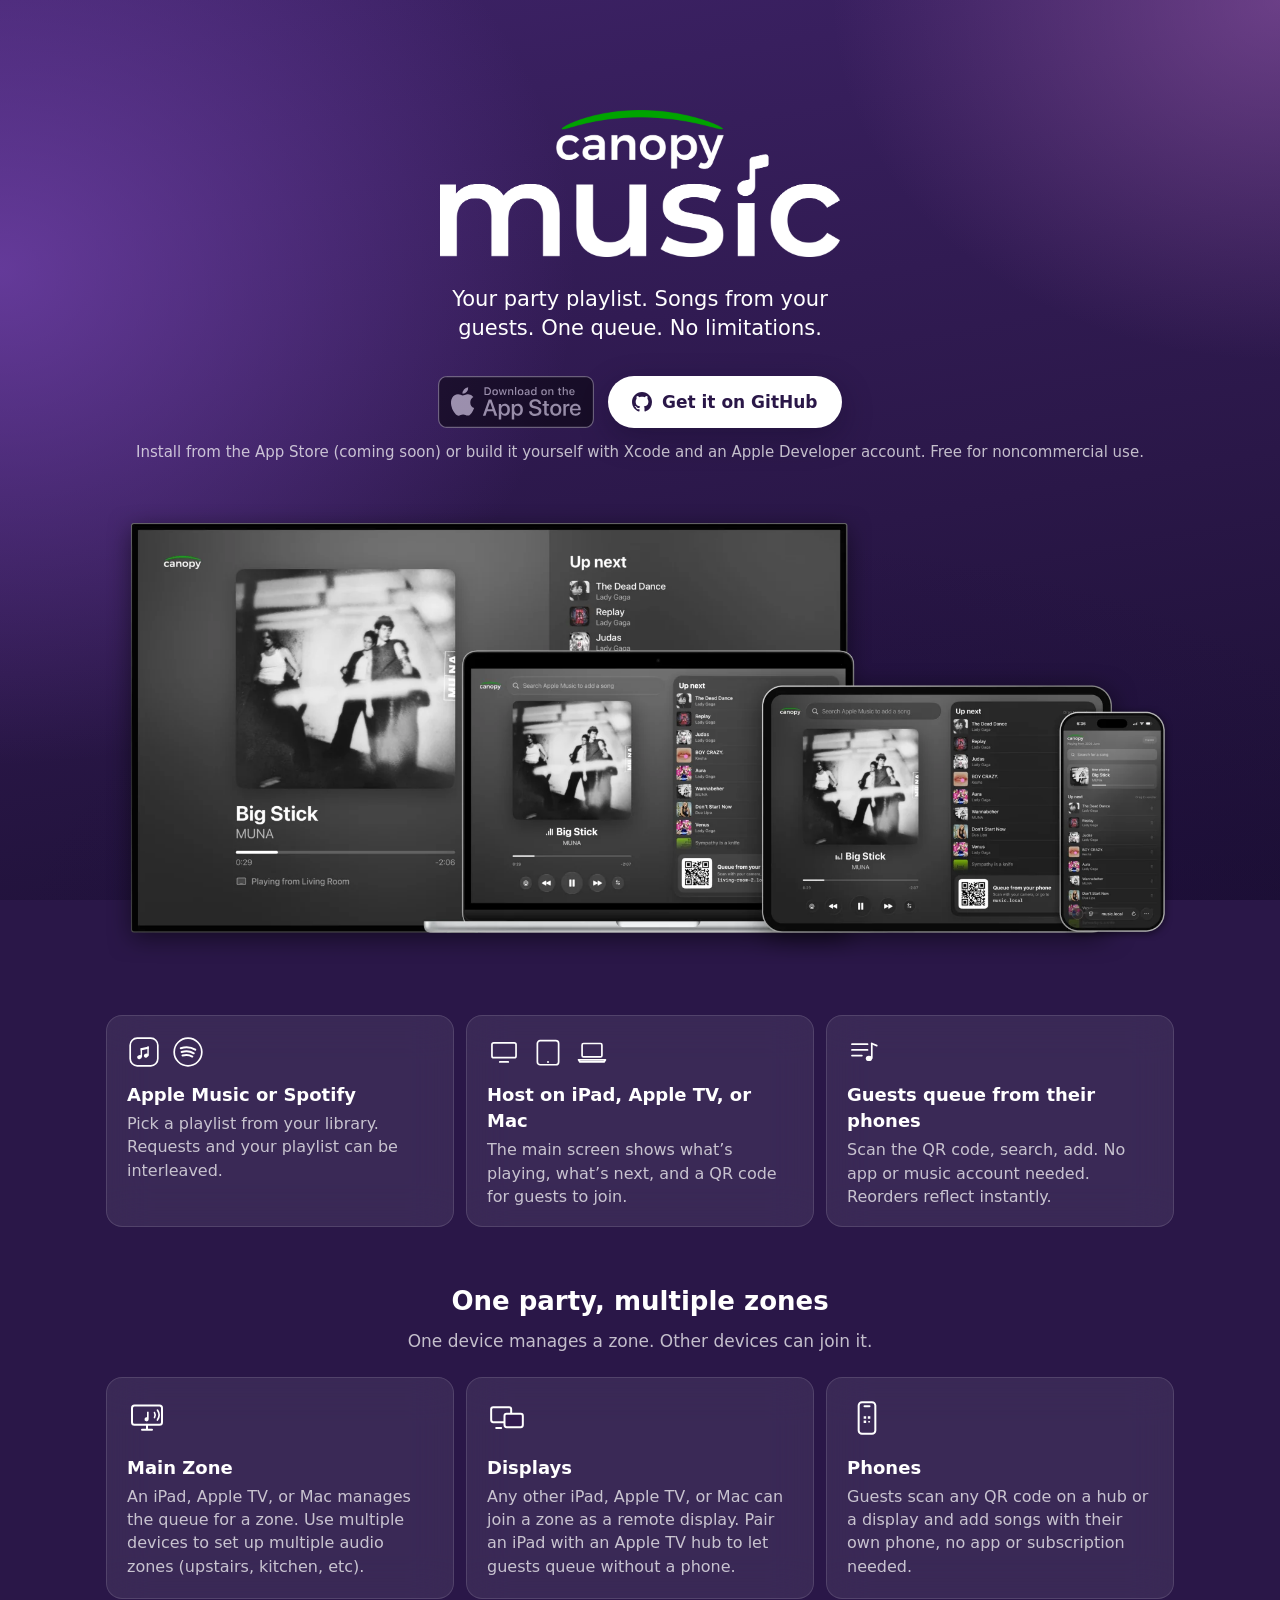
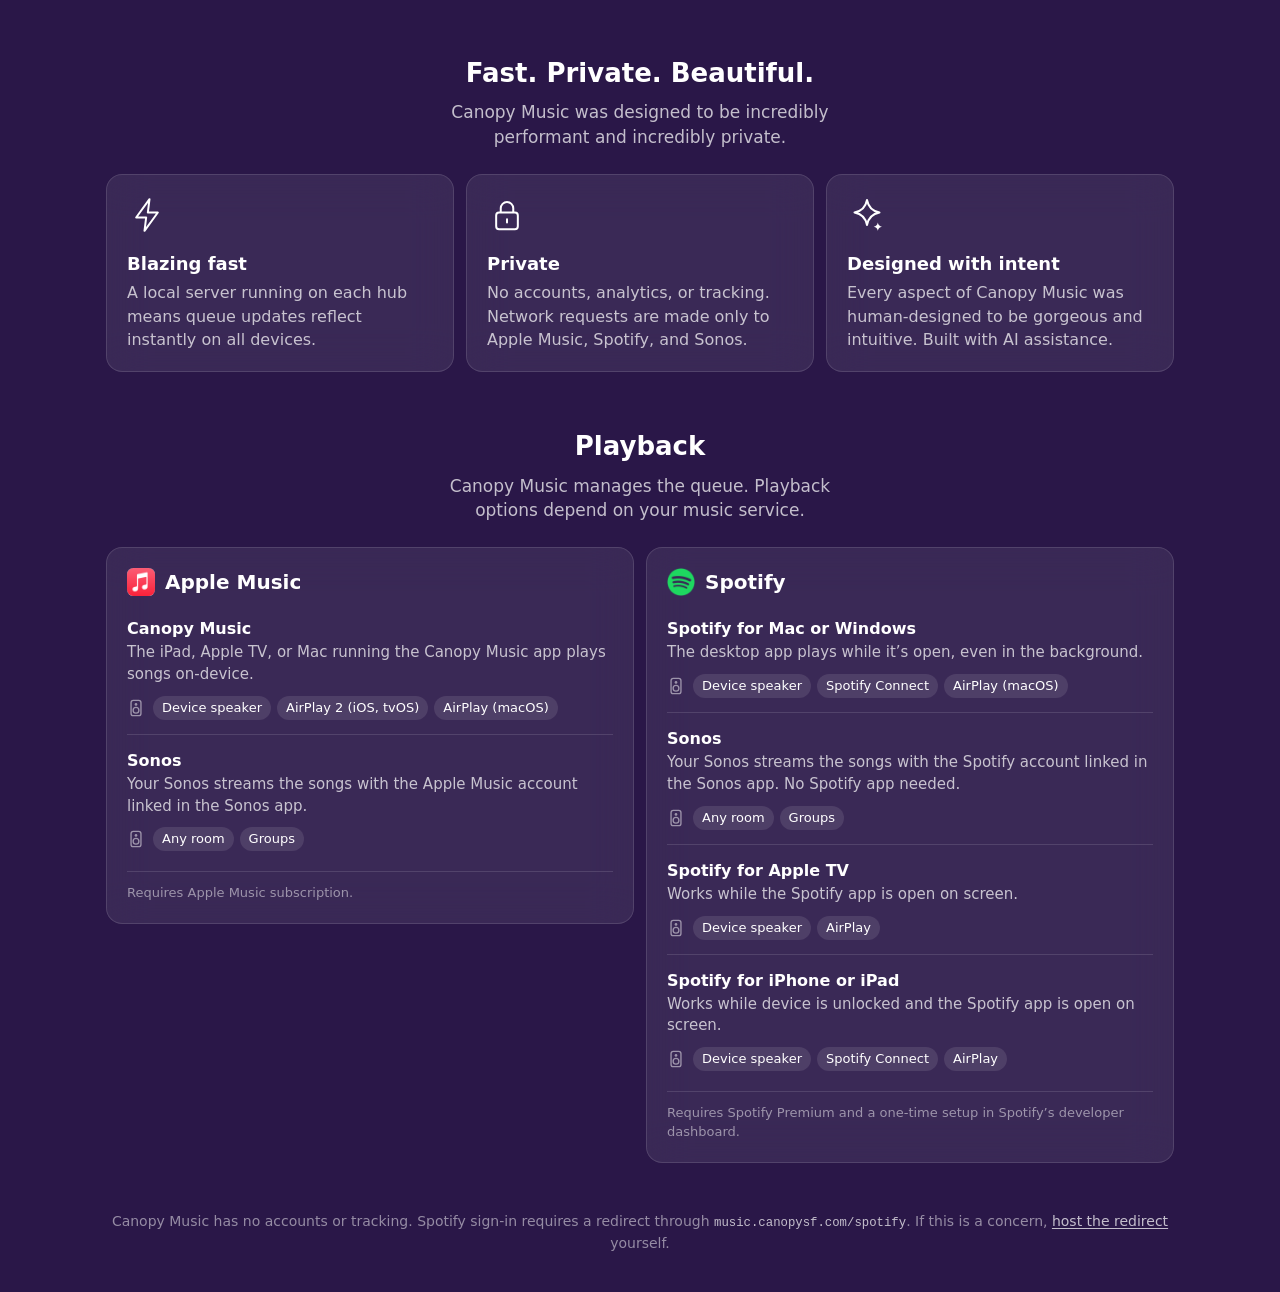
<file: index.html>
<!doctype html>
<html lang="en">
<head>
<meta charset="utf-8">
<meta http-equiv="Content-Security-Policy" content="default-src 'none'; style-src 'self'; img-src 'self'; base-uri 'none'; form-action 'none'">
<meta name="viewport" content="width=device-width, initial-scale=1, viewport-fit=cover">
<title>Canopy Music</title>
<meta name="description" content="Your music. Your friends’ music. One queue. No limitations.">
<meta property="og:type" content="website">
<meta property="og:site_name" content="Canopy Music">
<meta property="og:url" content="https://music.canopysf.com/">
<meta property="og:title" content="Canopy Music">
<meta property="og:description" content="Your music. Your friends’ music. One queue. No limitations.">
<meta property="og:image" content="https://music.canopysf.com/og.jpg">
<meta property="og:image:type" content="image/jpeg">
<meta property="og:image:width" content="1200">
<meta property="og:image:height" content="717">
<meta property="og:image:alt" content="Canopy Music on an Apple TV, a MacBook, an iPad, and an iPhone, with the app icon.">
<meta name="twitter:card" content="summary_large_image">
<meta name="twitter:title" content="Canopy Music">
<meta name="twitter:description" content="Your music. Your friends’ music. One queue. No limitations.">
<meta name="twitter:image" content="https://music.canopysf.com/og.jpg">
<meta name="twitter:image:alt" content="Canopy Music on an Apple TV, a MacBook, an iPad, and an iPhone, with the app icon.">
<meta name="theme-color" content="#2a1748">
<link rel="icon" type="image/png" href="favicon.png">
<link rel="apple-touch-icon" href="apple-touch-icon.png">
<link rel="stylesheet" href="site.css">
</head>
<body>
<div class="backdrop" aria-hidden="true"></div>
<main class="page">
  <header class="hero">
    <h1><img class="logo" src="logo-music.png" width="1200" height="441" alt="Canopy Music"></h1>
    <p class="lede">Your party playlist. Songs from your guests. One queue. No limitations.</p>
    <div class="ctas">
      <img class="store-badge" src="app-store-badge.svg" width="120" height="40" alt="Download on the App Store">
      <a class="cta" href="https://github.com/narenh/canopy-music">
        <svg viewBox="0 0 16 16" aria-hidden="true"><path fill="currentColor" d="M8 0C3.58 0 0 3.58 0 8c0 3.54 2.29 6.53 5.47 7.59.4.07.55-.17.55-.38 0-.19-.01-.82-.01-1.49-2.01.37-2.53-.49-2.69-.94-.09-.23-.48-.94-.82-1.13-.28-.15-.68-.52-.01-.53.63-.01 1.08.58 1.23.82.72 1.21 1.87.87 2.33.66.07-.52.28-.87.51-1.07-1.78-.2-3.64-.89-3.64-3.95 0-.87.31-1.59.82-2.15-.08-.2-.36-1.02.08-2.12 0 0 .67-.21 2.2.82.64-.18 1.32-.27 2-.27.68 0 1.36.09 2 .27 1.53-1.04 2.2-.82 2.2-.82.44 1.1.16 1.92.08 2.12.51.56.82 1.27.82 2.15 0 3.07-1.87 3.75-3.65 3.95.29.25.54.73.54 1.48 0 1.07-.01 1.93-.01 2.2 0 .21.15.46.55.38A8.013 8.013 0 0016 8c0-4.42-3.58-8-8-8z"/></svg>
        Get it on GitHub
      </a>
    </div>
    <p class="cta-note">Install from the App Store (coming soon) or build it yourself with Xcode and an Apple Developer account. Free for noncommercial use.</p>
  </header>

  <img class="devices" src="devices-1760.webp" srcset="devices-1760.webp 1760w, devices-2400.webp 2400w" sizes="min(1100px, 100vw - 32px)" width="1760" height="763" alt="Canopy Music playing Big Stick by MUNA on an Apple TV, a MacBook, an iPad, and an iPhone, each showing the same Up next list.">

  <ul class="points">
    <li>
      <div class="glyphs" aria-hidden="true"><svg viewBox="0 0 48 48"><rect x="4.5" y="4.5" width="39" height="39" rx="10" fill="none" stroke="currentColor" stroke-width="2.4"/><g transform="translate(24 24) scale(0.56) translate(-25 -23.5)"><path d="M16.5 14 37 9.5v5.6l-20.5 4.5z" fill="currentColor"/><rect x="16.5" y="14" width="3.6" height="22" fill="currentColor"/><rect x="33.4" y="9.5" width="3.6" height="23.4" fill="currentColor"/><ellipse cx="13.6" cy="36.4" rx="6" ry="4.8" transform="rotate(-18 13.6 36.4)" fill="currentColor"/><ellipse cx="30.4" cy="32.6" rx="6" ry="4.8" transform="rotate(-18 30.4 32.6)" fill="currentColor"/></g></svg><svg viewBox="0 0 48 48"><circle cx="24" cy="24" r="19.5" fill="none" stroke="currentColor" stroke-width="2.4"/><g transform="translate(24 24) scale(0.62) translate(-23.5 -25)"><path d="M7 16.5c10.8-3.2 23.6-2.3 33 3.3M9 25c9.2-2.6 20-1.7 27.6 2.9M11 33c7.4-2 16-1.3 22.3 2.3" fill="none" stroke="currentColor" stroke-width="4.6" stroke-linecap="round"/></g></svg></div>
      <h2>Apple Music or Spotify</h2>
      <p>Pick a playlist from your library. Requests and your playlist can be interleaved.</p>
    </li>
    <li>
      <div class="glyphs" aria-hidden="true"><svg viewBox="0 0 48 48"><rect x="7" y="11" width="34" height="21" rx="2.5" fill="none" stroke="currentColor" stroke-width="2.4"/><path d="M18 38h12" stroke="currentColor" stroke-width="2.4" stroke-linecap="round"/></svg><svg viewBox="0 0 48 48"><rect x="9" y="8" width="30" height="34" rx="4" fill="none" stroke="currentColor" stroke-width="2.4"/><circle cx="24" cy="38" r="1.4" fill="currentColor"/></svg><svg viewBox="0 0 48 48"><rect x="10" y="12" width="28" height="19" rx="2" fill="none" stroke="currentColor" stroke-width="2.4"/><path d="M5 35h38l-2 3H7z" fill="none" stroke="currentColor" stroke-width="2.4" stroke-linejoin="round"/></svg></div>
      <h2>Host on iPad, Apple&nbsp;TV, or Mac</h2>
      <p>The main screen shows what’s playing, what’s next, and a QR code for guests to join.</p>
    </li>
    <li>
      <div class="glyphs" aria-hidden="true"><svg viewBox="0 0 48 48"><path d="M7 13h22M7 21h22M7 29h14" stroke="currentColor" stroke-width="2.4" stroke-linecap="round"/><path d="M35 12v20.5" stroke="currentColor" stroke-width="2.4" stroke-linecap="round"/><path d="M35 12l7 3" stroke="currentColor" stroke-width="2.4" stroke-linecap="round"/><ellipse cx="31" cy="33" rx="4.5" ry="3.6" fill="currentColor"/></svg></div>
      <h2>Guests queue from their phones</h2>
      <p>Scan the QR code, search, add. No app or music account needed. Reorders reflect instantly.</p>
    </li>
  </ul>

  <section class="where" aria-labelledby="screens-title">
    <h2 id="screens-title">One party, multiple zones</h2>
    <p class="where-lede">One device manages a zone. Other devices can join it.</p>

    <ol class="roles">
      <li class="role">
        <svg class="role-icon" viewBox="0 0 48 48" aria-hidden="true"><rect x="6" y="9" width="36" height="23" rx="3" fill="none" stroke="currentColor" stroke-width="2.4"/><path d="M18 38h12M24 32v6" stroke="currentColor" stroke-width="2.4" stroke-linecap="round"/><path d="M33 17.5a6 6 0 0 1 0 6M36.5 14.5a10.5 10.5 0 0 1 0 12" fill="none" stroke="currentColor" stroke-width="2" stroke-linecap="round"/><path d="M26 16.5v9a2.5 2.5 0 1 1-2-2.4V16.5z" fill="currentColor"/></svg>
        <h3>Main Zone</h3>
        <p>An iPad, Apple&nbsp;TV, or Mac manages the queue for a zone. Use multiple devices to set up multiple audio zones (upstairs, kitchen, etc).</p>
      </li>
      <li class="role">
        <svg class="role-icon" viewBox="0 0 48 48" aria-hidden="true"><rect x="5" y="11" width="24" height="18" rx="2.5" fill="none" stroke="currentColor" stroke-width="2.4"/><rect class="cutout" x="21" y="19" width="22" height="16" rx="2.5" stroke="currentColor" stroke-width="2.4"/><path d="M17 36h-6" stroke="currentColor" stroke-width="2.4" stroke-linecap="round"/></svg>
        <h3>Displays</h3>
        <p>Any other iPad, Apple&nbsp;TV, or Mac can join a zone as a remote display. Pair an iPad with an Apple&nbsp;TV hub to let guests queue without a phone.</p>
      </li>
      <li class="role">
        <svg class="role-icon" viewBox="0 0 48 48" aria-hidden="true"><rect x="14" y="5" width="20" height="38" rx="4" fill="none" stroke="currentColor" stroke-width="2.4"/><path d="M21 10h6" stroke="currentColor" stroke-width="2.4" stroke-linecap="round"/><path d="M20 22h3v3h-3zM25 22h3v3h-3zM20 27h3v3h-3zM25.5 27.5h2v2h-2z" fill="currentColor"/></svg>
        <h3>Phones</h3>
        <p>Guests scan any QR code on a hub or a display and add songs with their own phone, no app or subscription needed.</p>
      </li>
    </ol>
  </section>

  <section class="where" aria-labelledby="values-title">
    <h2 id="values-title">Fast. Private. Beautiful.</h2>
    <p class="where-lede">Canopy Music was designed to be incredibly performant and incredibly private.</p>

    <ol class="roles">
          <li class="role">
        <svg class="role-icon" viewBox="0 0 48 48" aria-hidden="true"><path d="M27 5 11 27h12l-2 16 16-22H25z" fill="none" stroke="currentColor" stroke-width="2.4" stroke-linejoin="round"/></svg>
        <h3>Blazing fast</h3>
        <p>A local server running on each hub means queue updates reflect instantly on all devices.</p>
      </li>
      <li class="role">
        <svg class="role-icon" viewBox="0 0 48 48" aria-hidden="true"><rect x="11" y="21" width="26" height="20" rx="3.5" fill="none" stroke="currentColor" stroke-width="2.4"/><path d="M16.5 21v-5a7.5 7.5 0 0 1 15 0v5" fill="none" stroke="currentColor" stroke-width="2.4"/><path d="M24 29v4" stroke="currentColor" stroke-width="2.4" stroke-linecap="round"/></svg>
        <h3>Private</h3>
        <p>No accounts, analytics, or tracking. Network requests are made only to Apple Music, Spotify, and Sonos.</p>
      </li>
      <li class="role">
        <svg class="role-icon" viewBox="0 0 48 48" aria-hidden="true"><path d="M24 6c1.6 8.6 6.4 13.4 15 15-8.6 1.6-13.4 6.4-15 15-1.6-8.6-6.4-13.4-15-15 8.6-1.6 13.4-6.4 15-15z" fill="none" stroke="currentColor" stroke-width="2.4" stroke-linejoin="round"/><path d="M37 33c.6 3 2 4.4 5 5-3 .6-4.4 2-5 5-.6-3-2-4.4-5-5 3-.6 4.4-2 5-5z" fill="currentColor"/></svg>
        <h3>Designed with intent</h3>
        <p>Every aspect of Canopy Music was human-designed to be gorgeous and intuitive. Built with AI assistance.</p>
      </li>
    </ol>
  </section>

  <section class="where" aria-labelledby="where-title">
    <h2 id="where-title">Playback</h2>
    <p class="where-lede">Canopy Music manages the queue. Playback options depend on your music service.</p>

    <div class="services">
      <article class="service">
        <h3><img class="svc-logo am" src="apple-music.png" width="28" height="28" alt="">Apple Music</h3>
        <dl>
          <div class="way">
            <dt>Canopy Music</dt>
            <dd>The iPad, Apple TV, or Mac running the Canopy Music app plays songs on-device.</dd>
            <dd class="outs"><svg class="spk" viewBox="0 0 20 20" aria-hidden="true"><rect x="4.5" y="1.5" width="11" height="17" rx="2.5" fill="none" stroke="currentColor" stroke-width="1.5"/><circle cx="10" cy="6" r="1.5" fill="currentColor"/><circle cx="10" cy="12.5" r="3.2" fill="none" stroke="currentColor" stroke-width="1.5"/></svg><span>Device speaker</span><span>AirPlay 2 (iOS, tvOS)</span><span>AirPlay (macOS)</span></dd>
          </div>
          <div class="way">
            <dt>Sonos</dt>
            <dd>Your Sonos streams the songs with the Apple Music account linked in the Sonos app.</dd>
            <dd class="outs"><svg class="spk" viewBox="0 0 20 20" aria-hidden="true"><rect x="4.5" y="1.5" width="11" height="17" rx="2.5" fill="none" stroke="currentColor" stroke-width="1.5"/><circle cx="10" cy="6" r="1.5" fill="currentColor"/><circle cx="10" cy="12.5" r="3.2" fill="none" stroke="currentColor" stroke-width="1.5"/></svg><span>Any room</span><span>Groups</span></dd>
          </div>
        </dl>
        <p class="fine">Requires Apple Music subscription.</p>
      </article>

      <article class="service">
        <h3><img class="svc-logo" src="spotify.png" width="28" height="28" alt="">Spotify</h3>
        <dl>
          <div class="way">
            <dt>Spotify for Mac or Windows</dt>
            <dd>The desktop app plays while it’s open, even in the background.</dd>
            <dd class="outs"><svg class="spk" viewBox="0 0 20 20" aria-hidden="true"><rect x="4.5" y="1.5" width="11" height="17" rx="2.5" fill="none" stroke="currentColor" stroke-width="1.5"/><circle cx="10" cy="6" r="1.5" fill="currentColor"/><circle cx="10" cy="12.5" r="3.2" fill="none" stroke="currentColor" stroke-width="1.5"/></svg><span>Device speaker</span><span>Spotify Connect</span><span>AirPlay (macOS)</span></dd>
          </div>
          <div class="way">
            <dt>Sonos</dt>
            <dd>Your Sonos streams the songs with the Spotify account linked in the Sonos app. No Spotify app needed.</dd>
            <dd class="outs"><svg class="spk" viewBox="0 0 20 20" aria-hidden="true"><rect x="4.5" y="1.5" width="11" height="17" rx="2.5" fill="none" stroke="currentColor" stroke-width="1.5"/><circle cx="10" cy="6" r="1.5" fill="currentColor"/><circle cx="10" cy="12.5" r="3.2" fill="none" stroke="currentColor" stroke-width="1.5"/></svg><span>Any room</span><span>Groups</span></dd>
          </div>
          <div class="way">
            <dt>Spotify for Apple&nbsp;TV</dt>
            <dd>Works while the Spotify app is open on screen.</dd>
            <dd class="outs"><svg class="spk" viewBox="0 0 20 20" aria-hidden="true"><rect x="4.5" y="1.5" width="11" height="17" rx="2.5" fill="none" stroke="currentColor" stroke-width="1.5"/><circle cx="10" cy="6" r="1.5" fill="currentColor"/><circle cx="10" cy="12.5" r="3.2" fill="none" stroke="currentColor" stroke-width="1.5"/></svg><span>Device speaker</span><span>AirPlay</span></dd>
          </div>
          <div class="way">
            <dt>Spotify for iPhone or iPad</dt>
            <dd>Works while device is unlocked and the Spotify app is open on screen.</dd>
            <dd class="outs"><svg class="spk" viewBox="0 0 20 20" aria-hidden="true"><rect x="4.5" y="1.5" width="11" height="17" rx="2.5" fill="none" stroke="currentColor" stroke-width="1.5"/><circle cx="10" cy="6" r="1.5" fill="currentColor"/><circle cx="10" cy="12.5" r="3.2" fill="none" stroke="currentColor" stroke-width="1.5"/></svg><span>Device speaker</span><span>Spotify Connect</span><span>AirPlay</span></dd>
          </div>
        </dl>
        <p class="fine">Requires Spotify Premium and a one-time setup in Spotify’s developer dashboard.</p>
      </article>
    </div>
  </section>

  <footer class="foot">
    <p>Canopy Music has no accounts or tracking. Spotify sign&#8209;in requires a redirect through <span class="mono">music.canopysf.com/spotify</span>. If this is a concern, <a href="https://github.com/narenh/canopy-music-relay">host the redirect</a> yourself.</p>
  </footer>
</main>
</body>
</html>
</file>
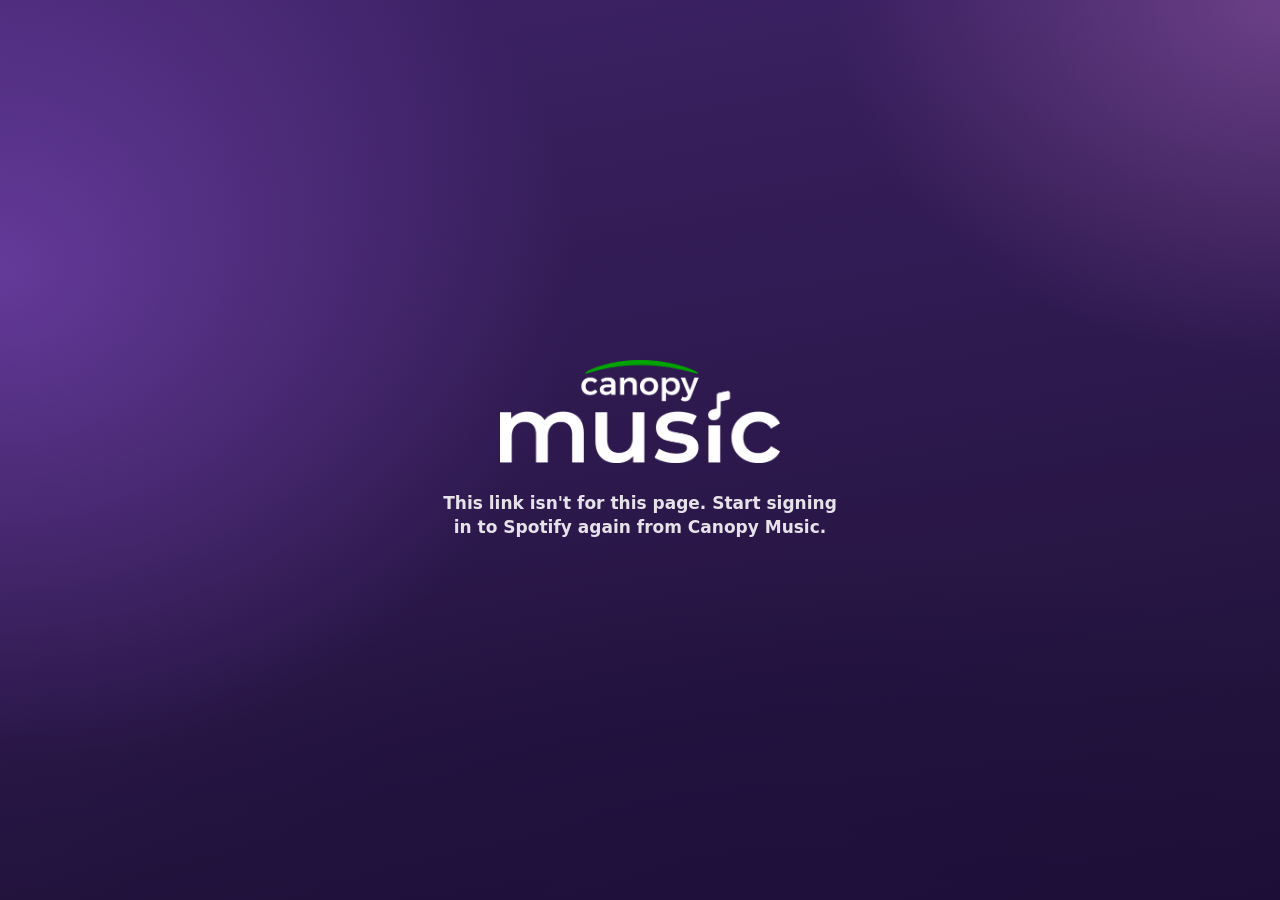
<file: spotify.html>
<!doctype html>
<html lang="en">
<head>
<meta charset="utf-8">
<meta http-equiv="Content-Security-Policy" content="default-src 'none'; script-src 'self'; style-src 'self'; img-src 'self'; base-uri 'none'; form-action 'none'">
<meta name="referrer" content="no-referrer">
<meta name="canopy-music-relay" content="1">
<meta name="viewport" content="width=device-width, initial-scale=1, viewport-fit=cover">
<meta name="robots" content="noindex">
<title>Canopy Music</title>
<link rel="icon" type="image/png" href="favicon.png">
<link rel="stylesheet" href="site.css">
</head>
<body>
<div class="backdrop" aria-hidden="true"></div>
<main class="relay">
  <img class="logo" src="logo-music.png" width="1200" height="441" alt="Canopy Music">
  <p id="status" aria-live="polite"></p>
  <noscript><p>Turn on JavaScript to finish signing in to Spotify.</p></noscript>
</main>
<script src="spotify.js"></script>
</body>
</html>
</file>
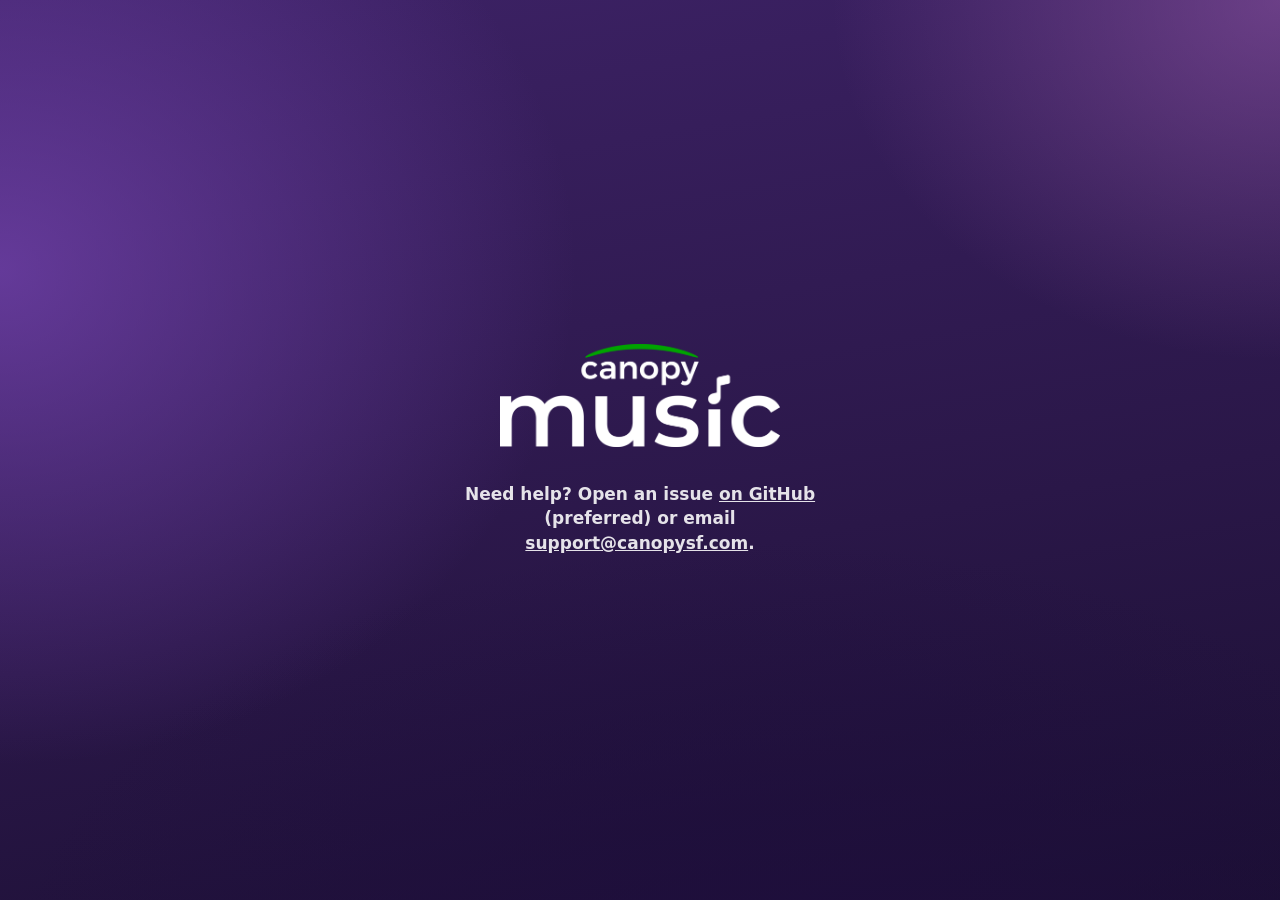
<file: support.html>
<!doctype html>
<html lang="en">
<head>
<meta charset="utf-8">
<meta http-equiv="Content-Security-Policy" content="default-src 'none'; style-src 'self'; img-src 'self'; base-uri 'none'; form-action 'none'">
<meta name="viewport" content="width=device-width, initial-scale=1, viewport-fit=cover">
<title>Canopy Music Support</title>
<meta name="description" content="Get help with Canopy Music.">
<meta name="theme-color" content="#2a1748">
<link rel="icon" type="image/png" href="favicon.png">
<link rel="apple-touch-icon" href="apple-touch-icon.png">
<link rel="stylesheet" href="site.css">
</head>
<body>
<div class="backdrop" aria-hidden="true"></div>
<main class="relay">
  <a href="/"><img class="logo" src="logo-music.png" width="1200" height="441" alt="Canopy Music"></a>
  <p>Need help? Open an issue <a href="https://github.com/narenh/canopy-music/issues">on GitHub</a> (preferred) or email <a href="mailto:support@canopysf.com">support@canopysf.com</a>.</p>
</main>
</body>
</html>
</file>
<file: site.css>
:root {
  --text: #fff;
  --text-2: rgba(255, 255, 255, 0.72);
  --text-3: rgba(255, 255, 255, 0.5);
  --surface: rgba(255, 255, 255, 0.08);
  --line: rgba(255, 255, 255, 0.12);
  --backdrop-base: #2a1748;
  color-scheme: dark;
}

* { box-sizing: border-box; }
html, body { margin: 0; min-height: 100%; }
body {
  background: var(--backdrop-base);
  color: var(--text);
  font: 17px/1.45 -apple-system, BlinkMacSystemFont, "SF Pro Text", system-ui, "Segoe UI", Roboto, sans-serif;
  -webkit-font-smoothing: antialiased;
  -webkit-text-size-adjust: 100%;
}
a { color: inherit; }

/* "Dusk": soft overlapping violet fields. Purple sits between Apple Music's red and the greens
   of the logo's arc and Spotify, so all three stand out on it. Lilac down the left, a mauve
   glow at the top right, deep indigo pooling at the bottom. */
.backdrop {
  position: fixed;
  inset: 0;
  z-index: -1;
  background-color: var(--backdrop-base);
  background-image:
    radial-gradient(45% 55% at 0% 30%, rgba(120, 70, 180, 0.7), rgba(120, 70, 180, 0)),
    radial-gradient(35% 40% at 100% 0%, rgba(150, 90, 170, 0.55), rgba(150, 90, 170, 0)),
    radial-gradient(60% 50% at 60% 110%, rgba(30, 14, 60, 1), rgba(30, 14, 60, 0)),
    linear-gradient(170deg, #3d2266, #2a1748 60%, #1b0f33);
}

/* Marketing page */
.page {
  max-width: 1100px;
  margin: 0 auto;
  padding: max(56px, env(safe-area-inset-top)) max(16px, env(safe-area-inset-right)) max(40px, env(safe-area-inset-bottom)) max(16px, env(safe-area-inset-left));
  min-height: 100vh;
  min-height: 100svh;
  display: flex;
  flex-direction: column;
}
.hero { text-align: center; padding: 6vh 0 40px; }
.hero h1 { margin: 0; line-height: 0; }
.logo { width: min(78vw, 400px); height: auto; }
.lede {
  margin: 28px auto 0;
  max-width: 30em;
  font-size: 21px;
  line-height: 1.4;
  color: var(--text);
  text-wrap: balance;
}
/* The App Store badge (Apple's artwork) beside GitHub, at the button's height; dimmed and unlinked until the app is approved. */
.ctas { display: flex; flex-wrap: wrap; justify-content: center; align-items: center; gap: 14px; margin-top: 32px; }
.store-badge { height: 52px; width: auto; display: block; opacity: 0.5; }
.cta {
  display: inline-flex;
  align-items: center;
  gap: 10px;
  padding: 14px 24px;
  border-radius: 999px;
  background: #fff;
  color: #2a1748;
  font-weight: 600;
  text-decoration: none;
  transition: transform 0.15s ease, box-shadow 0.15s ease;
  box-shadow: 0 10px 30px rgba(16, 8, 36, 0.35);
}
.cta:hover { transform: translateY(-1px); box-shadow: 0 14px 34px rgba(16, 8, 36, 0.45); }
.cta:focus-visible { outline: 3px solid rgba(255, 255, 255, 0.6); outline-offset: 3px; }
.cta svg { width: 20px; height: 20px; flex: none; }
.cta-note { margin: 14px 0 0; font-size: 15px; color: var(--text-2); }

/* The devices: the page is as wide as this image. */
.devices { display: block; width: 100%; height: auto; margin: 0 0 48px; }

.points {
  list-style: none;
  margin: 0;
  padding: 0;
  display: grid;
  gap: 12px;
}
.points li {
  padding: 18px 20px;
  border-radius: 16px;
  background: var(--surface);
  border: 1px solid var(--line);
  -webkit-backdrop-filter: blur(20px);
  backdrop-filter: blur(20px);
}
.points h2 { margin: 0 0 4px; font-size: 18px; font-weight: 600; }
.points p { margin: 0; color: var(--text-2); font-size: 16px; }
@media (min-width: 720px) {
  .points { grid-template-columns: repeat(3, 1fr); }
}

/* One party, every room: the hub, displays and phones */
.roles { list-style: none; margin: 0; padding: 0; display: grid; gap: 12px; }
.role {
  padding: 20px;
  border-radius: 16px;
  background: var(--surface);
  border: 1px solid var(--line);
  -webkit-backdrop-filter: blur(20px);
  backdrop-filter: blur(20px);
}
.role-icon { width: 40px; height: 40px; color: var(--text); }
.role-icon .cutout { fill: #31194f; }
.role h3 { margin: 10px 0 4px; font-size: 18px; font-weight: 600; }
.role p { margin: 0; color: var(--text-2); font-size: 16px; }
@media (min-width: 720px) {
  .roles { grid-template-columns: repeat(3, 1fr); }
}

/* Where the music plays */
.where { margin-top: 56px; }
.where > h2 { margin: 0; font-size: 26px; font-weight: 700; text-align: center; }
.where-lede { margin: 8px auto 24px; max-width: 30em; text-align: center; color: var(--text-2); text-wrap: balance; }
.services { display: grid; gap: 12px; }
.service {
  padding: 20px;
  border-radius: 16px;
  background: var(--surface);
  border: 1px solid var(--line);
  -webkit-backdrop-filter: blur(20px);
  backdrop-filter: blur(20px);
}
.service h3 { margin: 0 0 6px; font-size: 20px; font-weight: 700; display: flex; align-items: center; gap: 10px; }
.svc-logo { width: 28px; height: 28px; flex: none; }
/* The Apple Music image is the square app icon; round it as iOS does. */
.svc-logo.am { border-radius: 22.5%; }
.service dl { margin: 0; }
.way { padding: 14px 0; border-top: 1px solid var(--line); }
.way:first-child { border-top: 0; }
.way dt { font-weight: 600; font-size: 16px; }
.way dd { margin: 2px 0 0; color: var(--text-2); font-size: 15px; }
/* The speaker icon hangs in the left margin, so pills that wrap line up under the first one. */
.way .outs { position: relative; display: flex; flex-wrap: wrap; align-items: center; gap: 6px; margin-top: 10px; padding-left: 26px; }
.spk { position: absolute; left: 0; top: 3px; width: 18px; height: 18px; color: var(--text-3); }
.outs span {
  padding: 3px 9px;
  line-height: 18px;
  border-radius: 999px;
  background: rgba(255, 255, 255, 0.1);
  color: var(--text);
  font-size: 13px;
  font-weight: 500;
}
.fine { margin: 6px 0 0; padding-top: 12px; border-top: 1px solid var(--line); font-size: 13px; color: var(--text-3); }
.outs span { white-space: nowrap; }
@media (max-width: 400px) {
  .way .outs { gap: 5px; }
  .outs span { padding: 3px 8px; font-size: 12px; }
}
/* Two columns once each row of output pills fits on one line (narrower windows stack them). */
@media (min-width: 920px) {
  .services { grid-template-columns: 1fr 1fr; align-items: start; }
}

.foot { margin-top: auto; padding-top: 48px; text-align: center; font-size: 14px; color: var(--text-3); }
.foot p { margin: 0; }
/* Monospace runs a little large next to the system font at the same size, so it's set smaller to match. */
.foot .mono { font-family: ui-monospace, SFMono-Regular, Menlo, monospace; font-size: 0.88em; color: var(--text-2); }
.foot a { color: var(--text-2); text-underline-offset: 2px; }

/* Spotify relay page */
.relay {
  min-height: 100vh;
  min-height: 100svh;
  display: flex;
  flex-direction: column;
  align-items: center;
  justify-content: center;
  gap: 28px;
  padding: 24px 16px;
  text-align: center;
}
.relay .logo { width: min(62vw, 280px); }
.relay p { margin: 0; max-width: 24em; font-size: 17px; font-weight: 600; color: rgba(255, 255, 255, 0.88); }

@media (prefers-reduced-motion: reduce) {
  .cta { transition: none; }
  .cta:hover { transform: none; }
}

/* The top cards' glyphs: the two services, the three hubs, a playlist. */
.glyphs { display: flex; gap: 10px; align-items: center; height: 36px; margin-bottom: 12px; color: var(--text); }
.glyphs svg { width: 34px; height: 34px; flex: none; }
.glyphs .svc-logo { width: 32px; height: 32px; }
</file>
